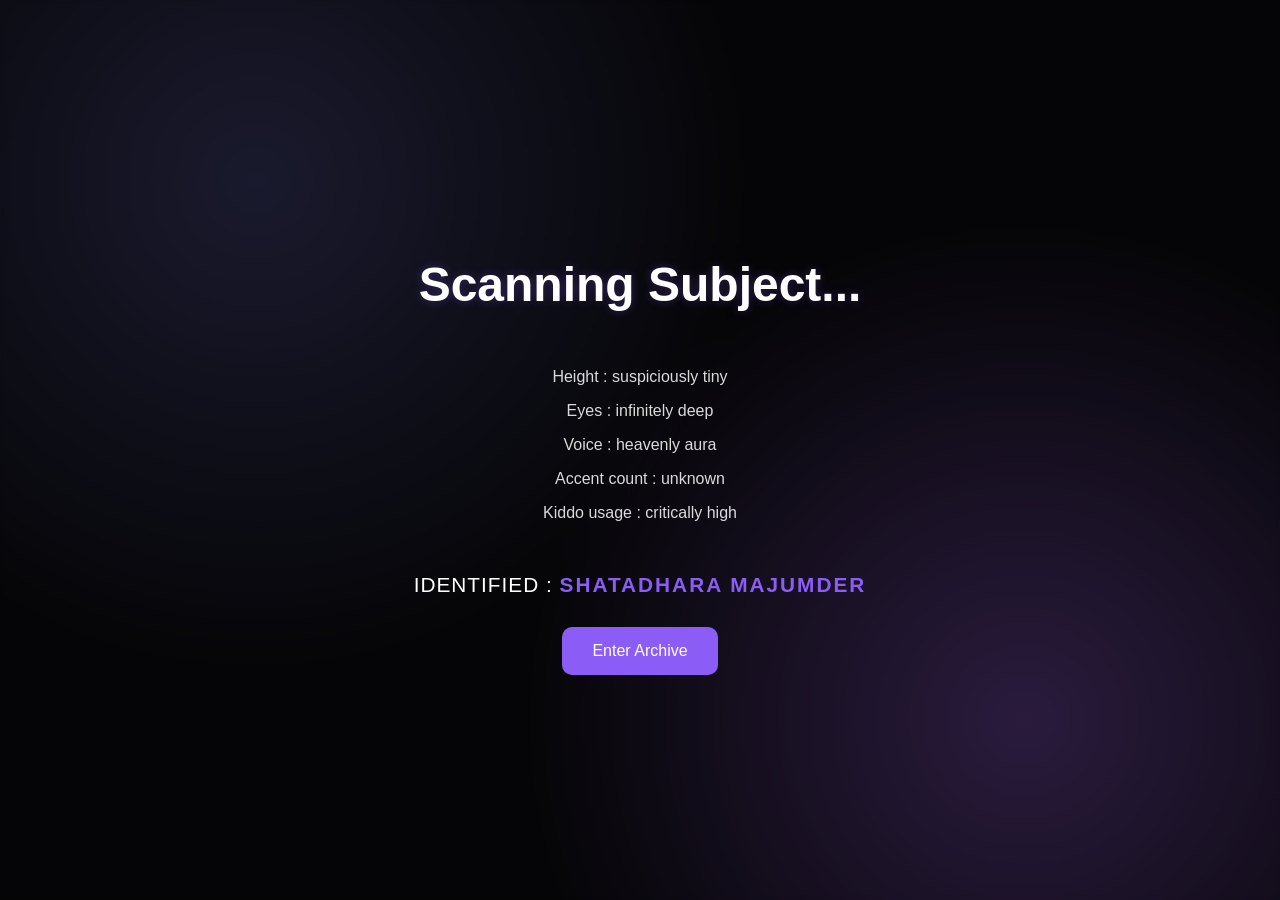
<file: index.html>
<!DOCTYPE html>
<html lang="en">
<head>
    <meta charset="UTF-8">
    <meta name="viewport" content="width=device-width, initial-scale=1.0">
    <title>For The Tiny Menace</title>

    <link rel="stylesheet" href="style.css">
</head>
<body>

<div class="bg"></div>
<div class="stars"></div>
<div id="transition" class="transition-overlay"></div>
    <div class="hero">

     <div class="scanline"></div>

      <h1 class="glitch-text">Scanning Subject...</h1>

       <div class="stats">

        <p class="line">Height : suspiciously tiny</p>
        <p class="line">Eyes : infinitely deep</p>
        <p class="line">Voice : heavenly aura</p>
        <p class="line">Accent count : unknown</p>
        <p class="line">Kiddo usage : critically high</p>

       </div>

      <div class="result">
        IDENTIFIED : <span class="name">Shatadhara Majumder</span>
      </div>

    <button onclick="goToPage('archive.html')" class="enter-btn">
    Enter Archive
    </button>

    </div>  
    <script src="script.js"></script>

</body>
</html>
</file>
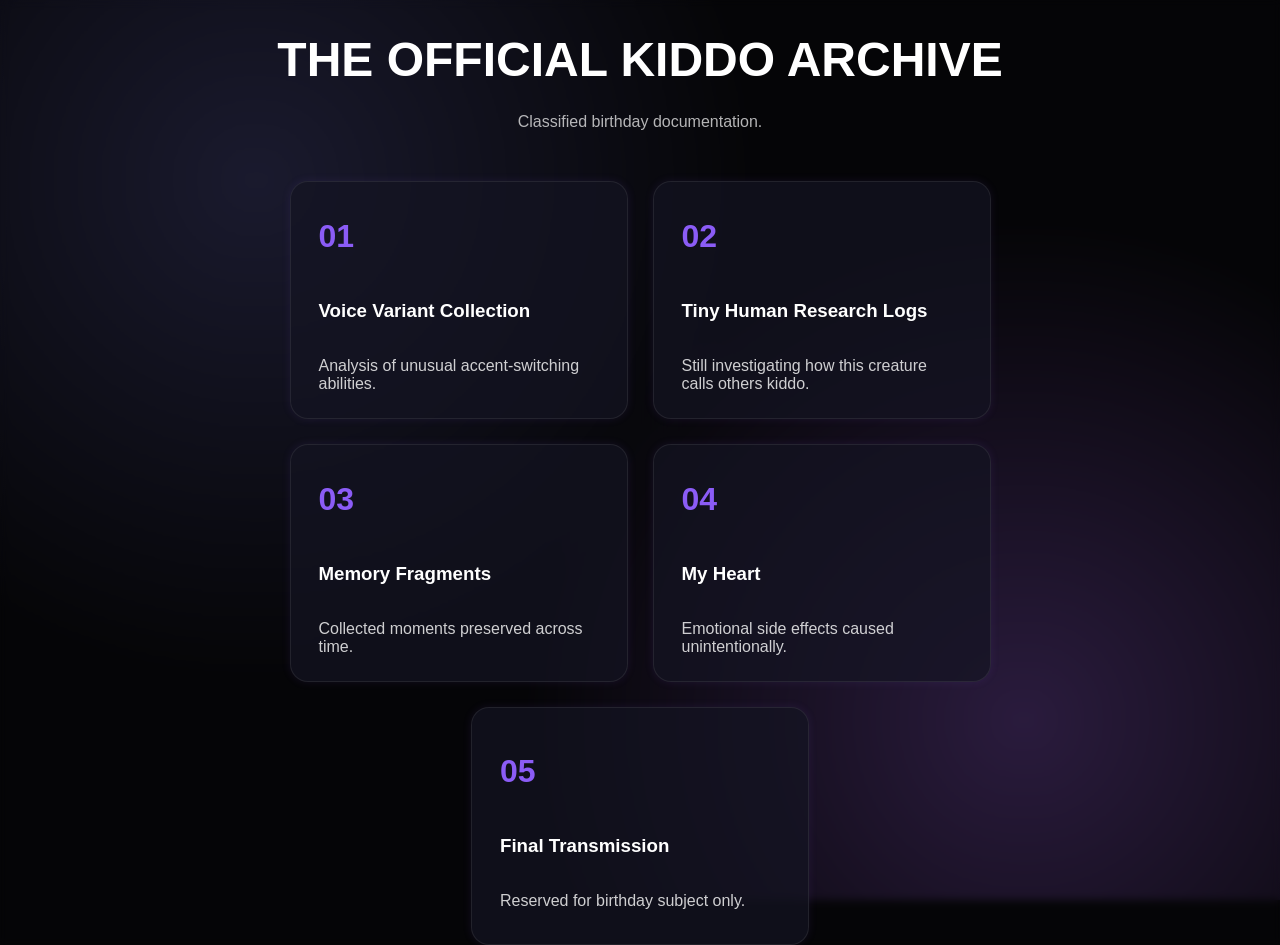
<file: archive.html>
<!DOCTYPE html>
<html lang="en">
<head>
    <meta charset="UTF-8">
    <meta name="viewport" content="width=device-width, initial-scale=1.0">

    <title>Archive</title>

    <link rel="stylesheet" href="style.css">
</head>
<body>

<div class="bg"></div>
<div class="stars"></div>
<div id="transition" class="transition-overlay"></div>
    <div class="archive-container">

        <h1 class="archive-title">
            THE OFFICIAL KIDDO ARCHIVE
        </h1>

        <p class="archive-subtitle">
            Classified birthday documentation.
        </p>

        <div class="card-container">

            <div class="card" onclick="goToPage('voices.html')">
                <h2>01</h2>
                <h3>Voice Variant Collection</h3>
                <p>
                    Analysis of unusual accent-switching abilities.
                </p>
            </div>

            <div class="card" onclick="goToPage('research.html')">
                <h2>02</h2>
                <h3>Tiny Human Research Logs</h3>
                <p>
                    Still investigating how this creature calls others kiddo.
                </p>
            </div>

            <div class="card" onclick="goToPage('memories.html')">
                 <h2>03</h2>
                 <h3>Memory Fragments</h3>
                 <p>
                    Collected moments preserved across time.
                 </p>
                </div>

            <div class="card" onclick="goToPage('heart.html')">
                <h2>04</h2>
                <h3>My Heart</h3>
                <p>
                    Emotional side effects caused unintentionally.
                </p>
            </div>

            <div class="card" onclick="goToPage('final.html')">
                <h2>05</h2>
                <h3>Final Transmission</h3>
                <p>
                    Reserved for birthday subject only.
                </p>
            </div>
             <script src="script.js"></script>
        </div>
        <script src="script.js"></script>
    </div>

</body>
</html>
</file>
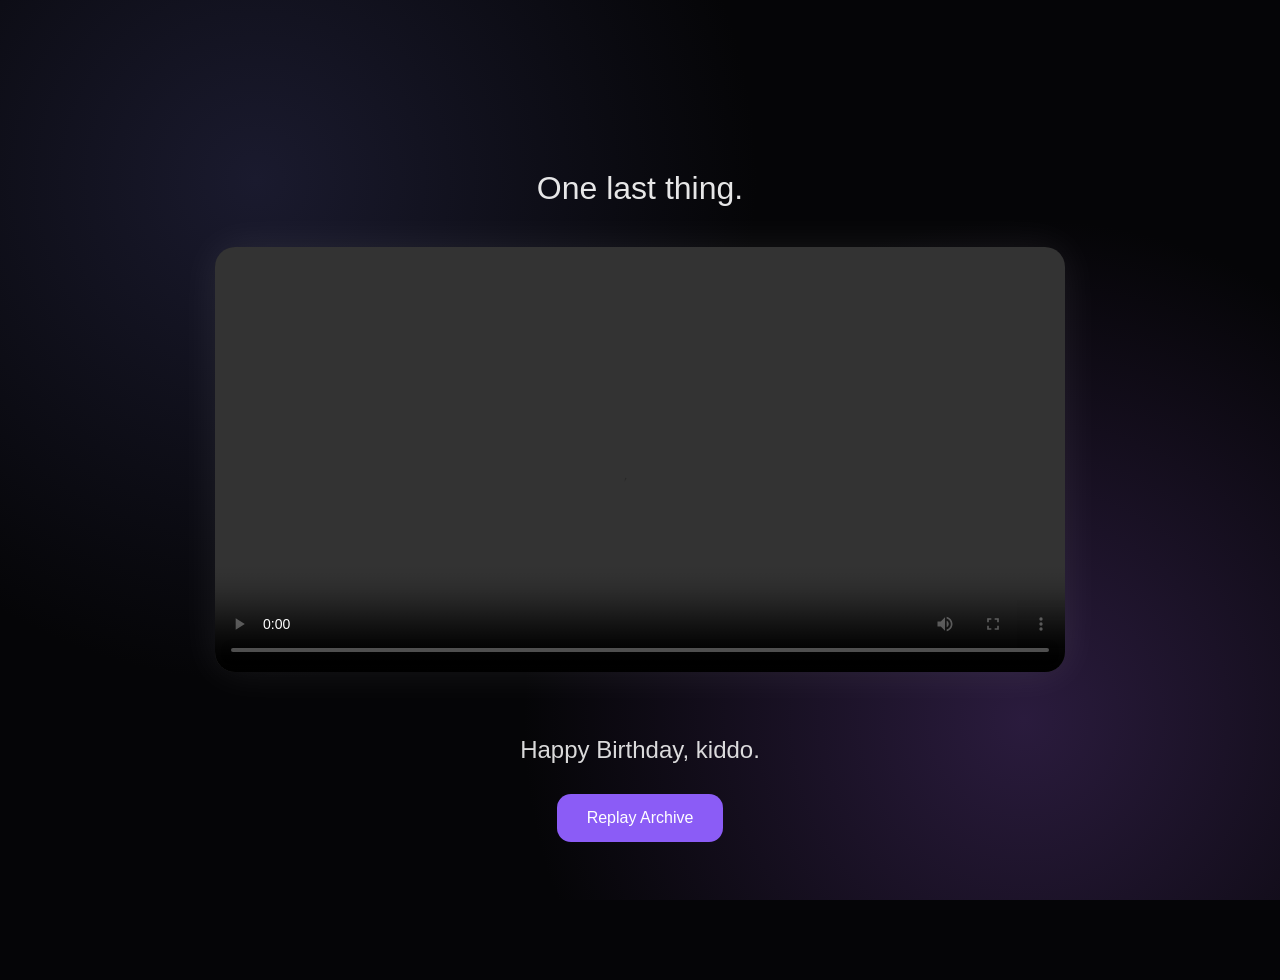
<file: final.html>
<!DOCTYPE html>
<html lang="en">
<head>
    <meta charset="UTF-8">

    <meta name="viewport"
    content="width=device-width, initial-scale=1.0">

    <title>Final Transmission</title>

    <link rel="stylesheet" href="style.css">
</head>
<body>

<div class="bg"></div>
<div class="stars"></div>
<div id="transition" class="transition-overlay"></div>
    <div class="final-container">

        <p class="final-intro">
            One last thing.
        </p>



        <video class="birthday-video"
        controls>

            <source
            src="videos/birthday-song.mp4"
            type="video/mp4">

        </video>



        <p class="final-message">
            Happy Birthday, kiddo.
        </p>



        <a href="#" onclick="goToPage('archive.html')" class="replay-button">
            Replay Archive

        </a>

    </div>

</body>
</html>
</file>
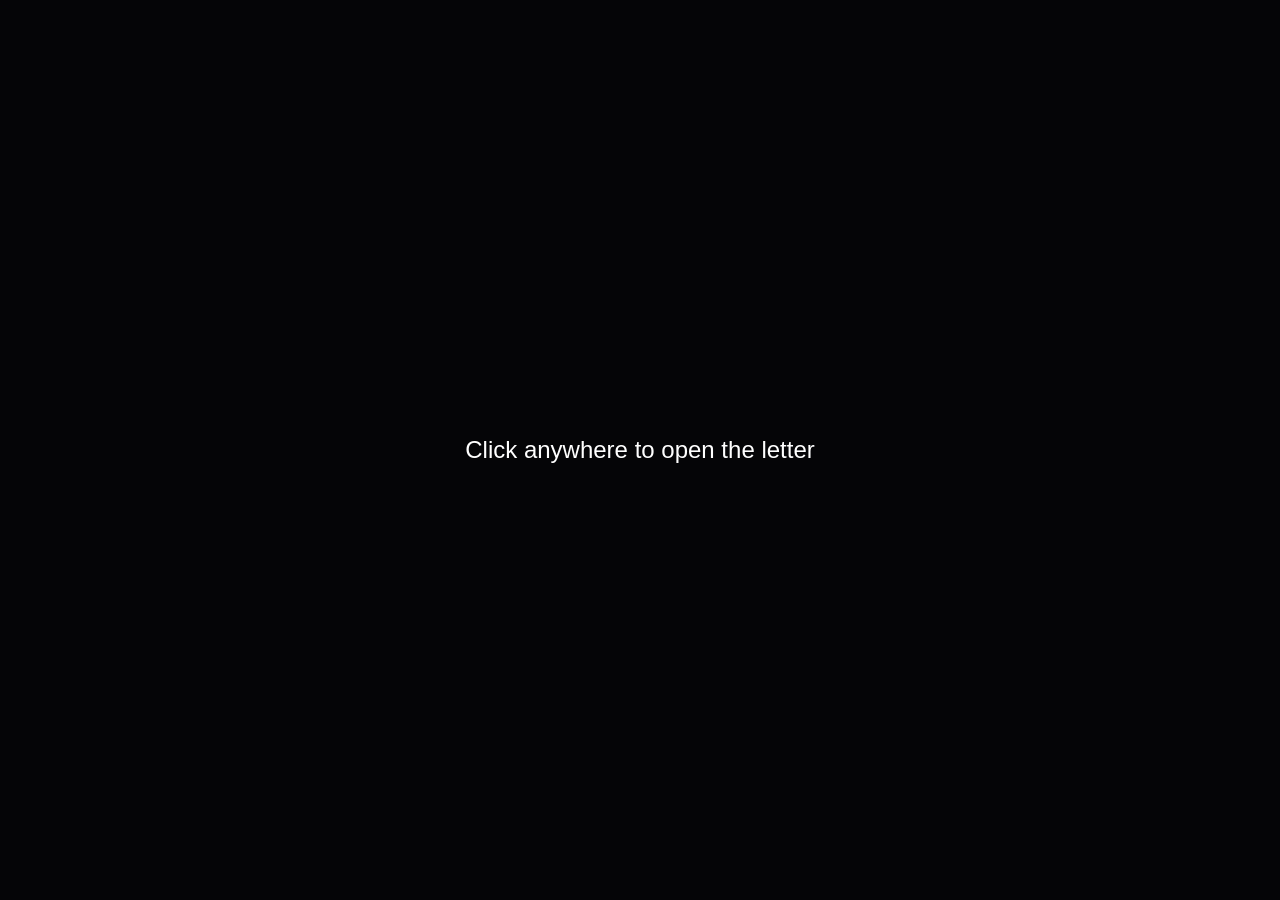
<file: heart.html>
<!DOCTYPE html>
<html lang="en">
<head>
    <meta charset="UTF-8">
    <meta name="viewport"
    content="width=device-width, initial-scale=1.0">

    <title>The Little Things</title>

    <link rel="stylesheet" href="style.css">
</head>
<audio id="bg-music" loop autoplay>
    <source src="audio/bgm2.mp3" type="audio/mp3">
</audio>
<body>

    <div class="bg"></div>
    <div class="stars"></div>
    <div id="transition" class="transition-overlay"></div>
    <div id="start-screen" class="start-screen">
       Click anywhere to open the letter
    </div>

    <div id="letter-container" class="letter-container" style="display:none;">
    <div id="letter" class="letter-text"></div>
    </div>

    <audio id="bg-music" loop>
        <source src="audio/bgm2.mp3" type="audio/mp3">
    </audio>
        <script src="script.js"></script>

</body>
</html>
</file>
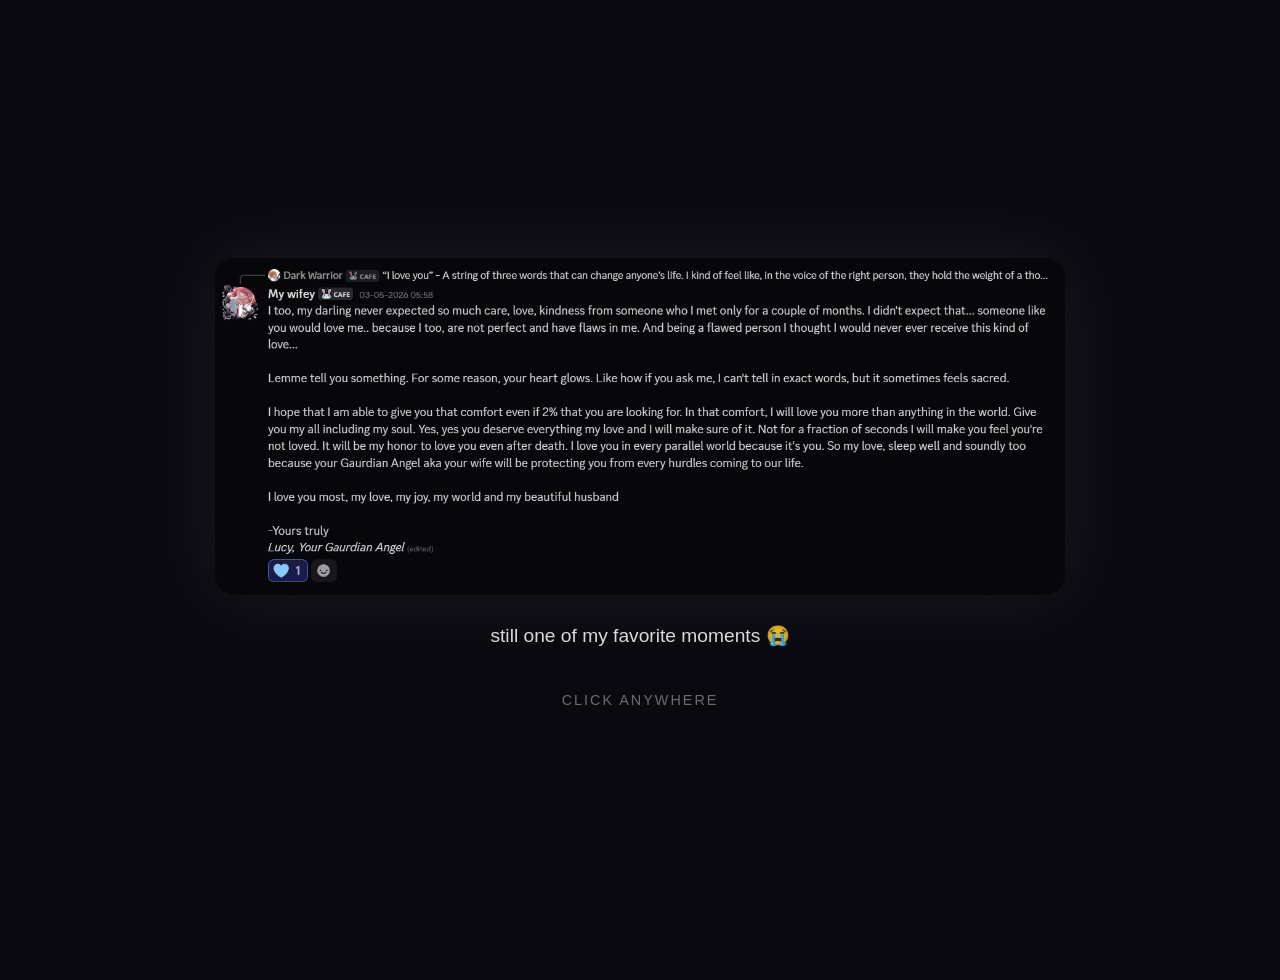
<file: memories.html>
<!DOCTYPE html>
<html lang="en">
<head>

    <meta charset="UTF-8">

    <meta name="viewport"
    content="width=device-width, initial-scale=1.0">

    <title>Memory Fragments</title>

    <link rel="stylesheet" href="style.css">

</head>

<body>

    <div class="bg"></div>

    <div class="stars"></div>

    <div id="transition"
    class="transition-overlay"></div>



    <div class="memory-container"
    id="memory-page">

        <div class="memory-box">

            <img
            id="memory-image"
            src="images/memory1.png"
            class="memory-photo">



            <p id="memory-caption"
            class="memory-caption">

                still one of my favorite moments 😭

            </p>

        </div>



        <p class="memory-hint">
            click anywhere
        </p>

    </div>



    <script src="script.js"></script>

</body>
</html>
</file>
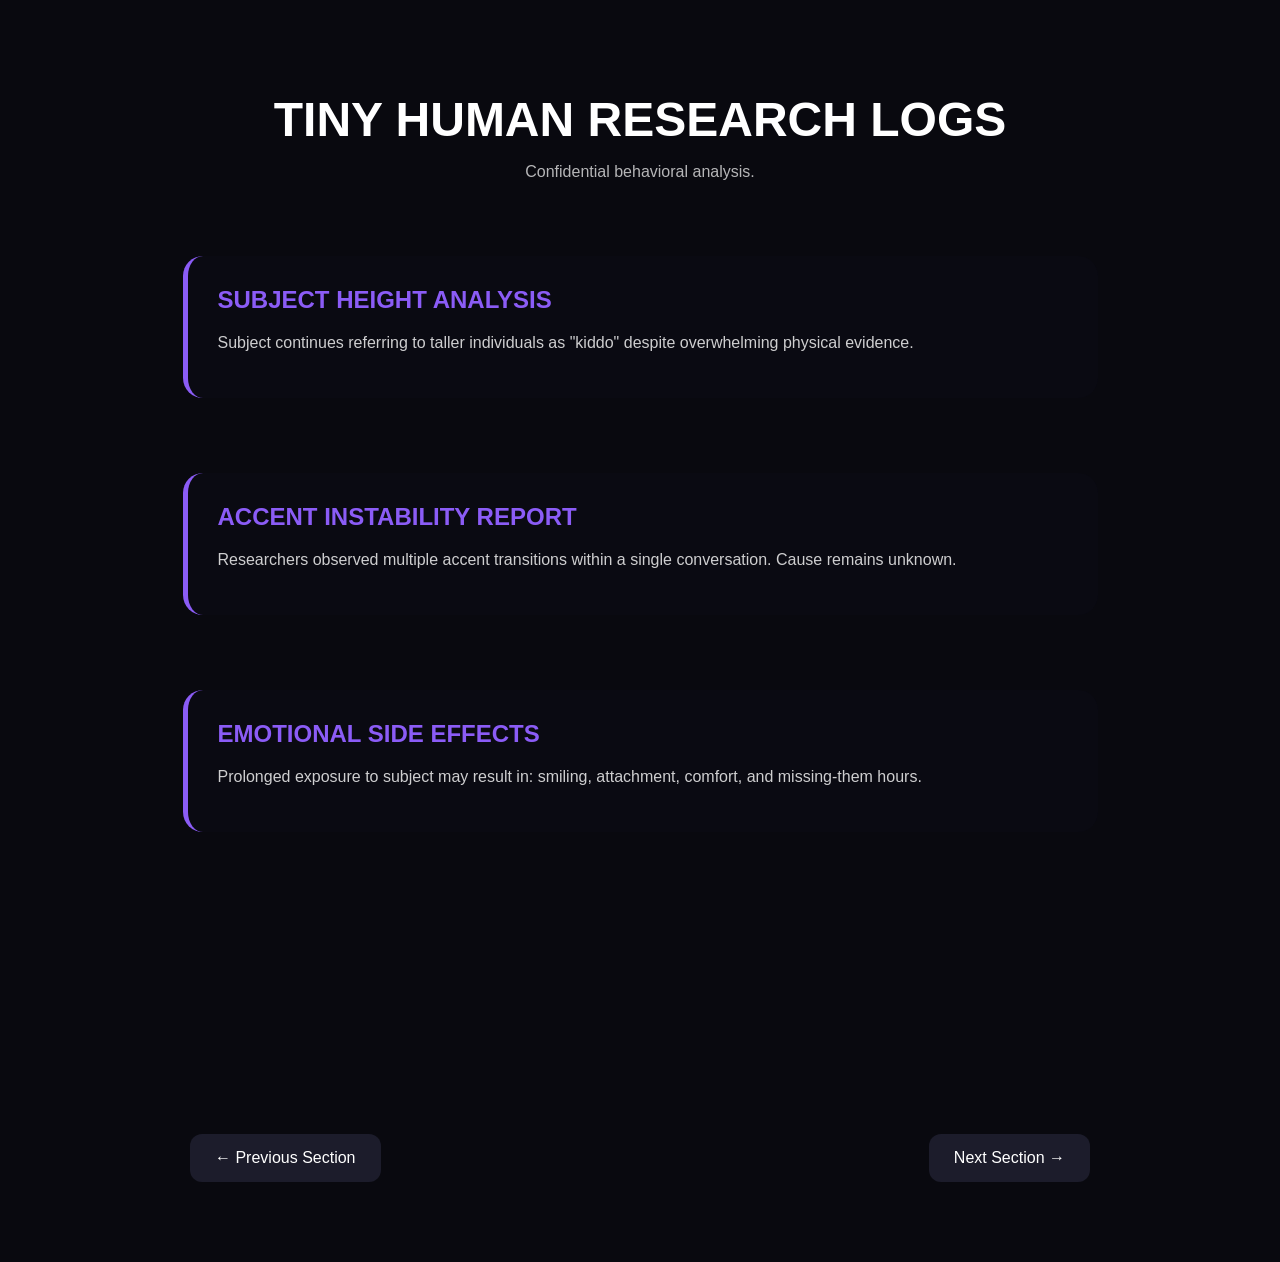
<file: research.html>
<!DOCTYPE html>
<html lang="en">
<head>
    <meta charset="UTF-8">
    <meta name="viewport" content="width=device-width, initial-scale=1.0">

    <title>Tiny Human Research Logs</title>

    <link rel="stylesheet" href="style.css">
</head>
<body>

    <!-- BACKGROUND LAYERS (if you're using global system) -->
    <div class="bg"></div>
    <div class="stars"></div>

    <div class="research-container">

        <h1 class="research-title">
            TINY HUMAN RESEARCH LOGS
        </h1>

        <p class="research-subtitle">
            Confidential behavioral analysis.
        </p>

        <!-- LOGS WRAPPER -->
        <div class="logs">

            <!-- LOG 1 -->
            <div class="research-card">
                <h2>SUBJECT HEIGHT ANALYSIS</h2>
                <p>
                    Subject continues referring to taller individuals
                    as "kiddo" despite overwhelming physical evidence.
                </p>
            </div>

            <!-- LOG 2 -->
            <div class="research-card">
                <h2>ACCENT INSTABILITY REPORT</h2>
                <p>
                    Researchers observed multiple accent transitions
                    within a single conversation.
                    Cause remains unknown.
                </p>
            </div>

            <!-- LOG 3 -->
            <div class="research-card">
                <h2>EMOTIONAL SIDE EFFECTS</h2>
                <p>
                    Prolonged exposure to subject may result in:
                    smiling, attachment,
                    comfort, and missing-them hours.
                </p>
            </div>

            <!-- LOG 4 -->
            <div class="research-card">
                <h2>TEASING CAPABILITIES</h2>
                <p>
                    Subject demonstrates advanced teasing abilities
                    while maintaining complete innocence.
                </p>
            </div>

        </div>

        <!-- NAVIGATION -->
        <div class="page-navigation">

            <a href="#" onclick="goToPage('voices.html')" class="nav-button">
                ← Previous Section
            </a>

            <a href="#" onclick="goToPage('transition.html')" class="nav-button">
                Next Section →
            </a>

        </div>

    </div>

    <script src="script.js"></script>

</body>
</html>
</file>
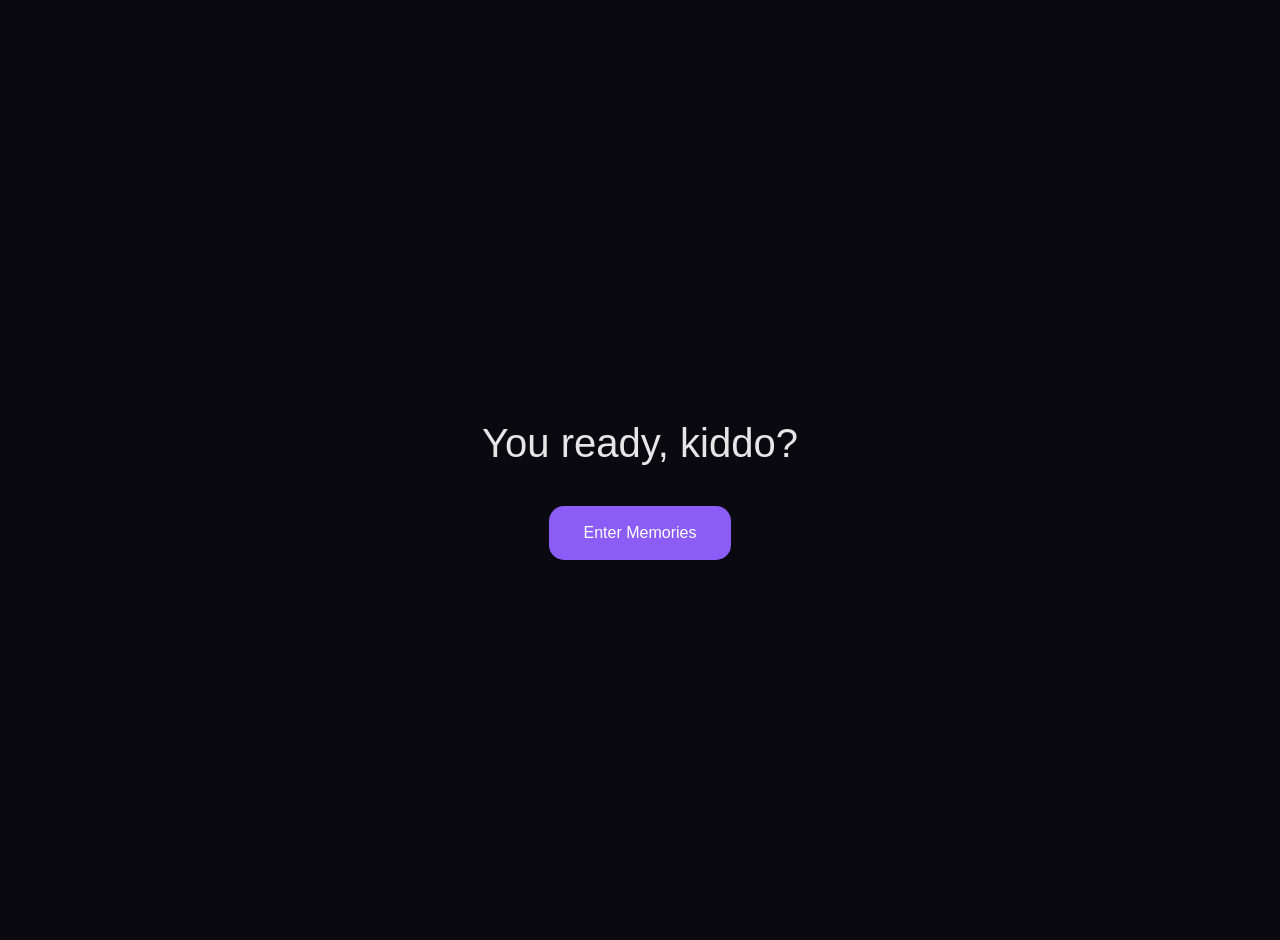
<file: transition.html>
<!DOCTYPE html>
<html lang="en">
<head>
    <meta charset="UTF-8">
    <meta name="viewport" content="width=device-width, initial-scale=1.0">

    <title>Transition</title>

    <link rel="stylesheet" href="style.css">
</head>
<body>

<div class="bg"></div>
<div class="stars"></div>
<div id="transition" class="transition-overlay"></div>
    <div class="transition-container">

    <p class="transition-text">
        You ready, kiddo?
    </p>

    <a href="#" onclick="goToPage('memories.html')" class="transition-button">
        Enter Memories
    </a>

</div>
<script src="script.js"></script>
</body>
</html>
</file>
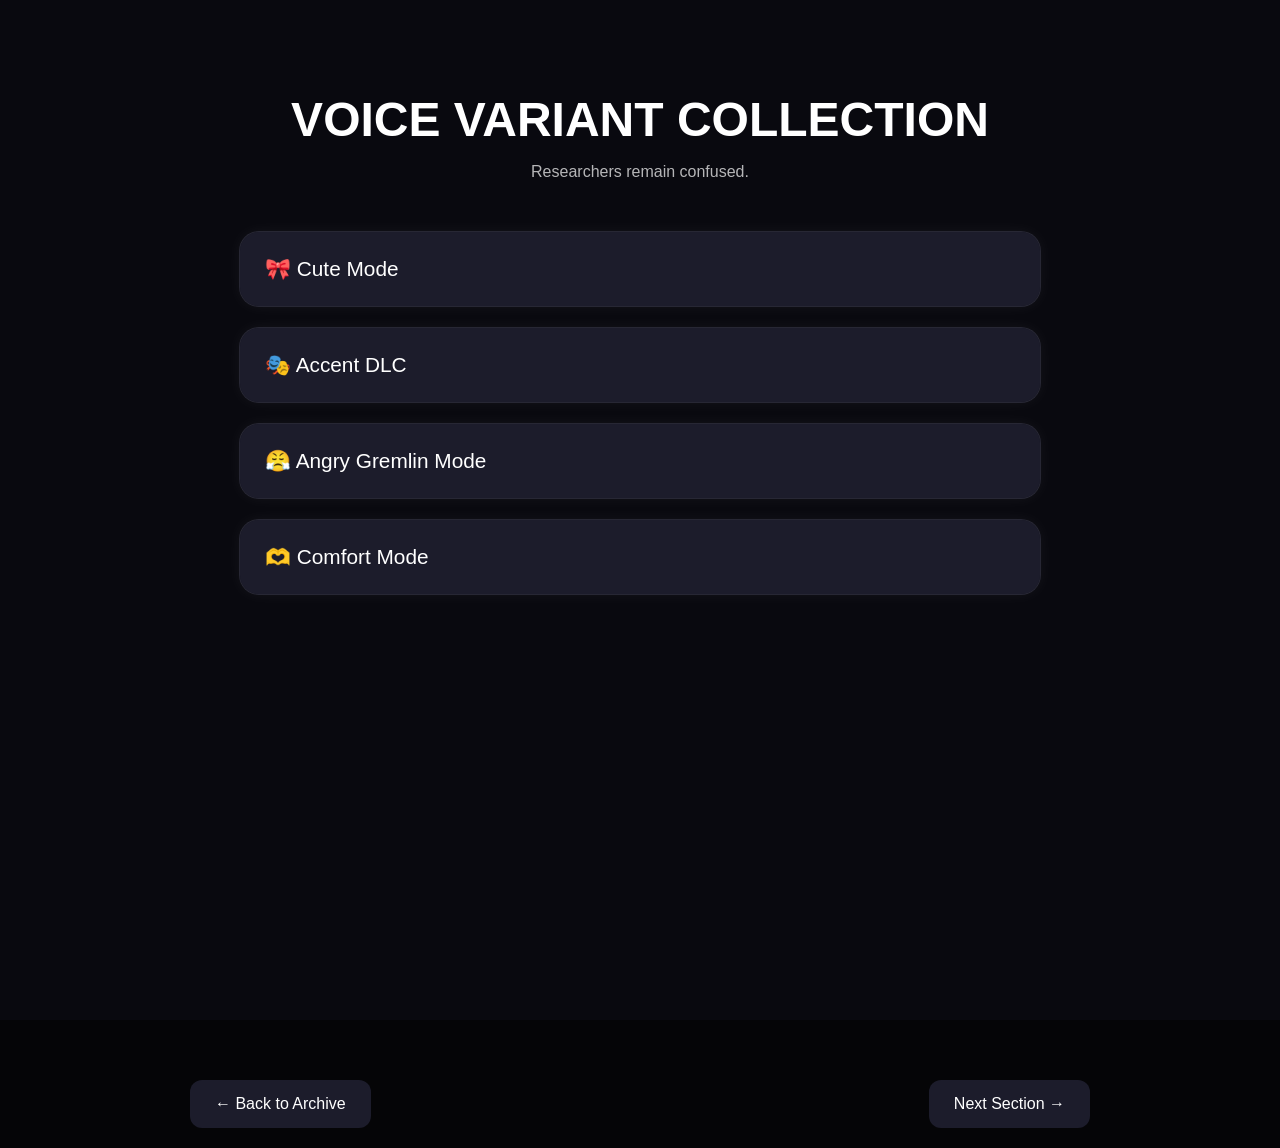
<file: voices.html>
<!DOCTYPE html>
<html lang="en">
<head>
    <meta charset="UTF-8">
    <meta name="viewport" content="width=device-width, initial-scale=1.0">

    <title>Voice Variant Collection</title>

    <link rel="stylesheet" href="style.css">
</head>
<body>

<div class="bg"></div>
<div class="stars"></div>
<div id="transition" class="transition-overlay"></div>
    <div class="voices-container">

        <h1 class="voices-title">
            VOICE VARIANT COLLECTION
        </h1>

        <p class="voices-subtitle">
            Researchers remain confused.
        </p>

        <!-- CARD 1 -->

        <div class="voice-card">

            <div class="voice-header">
                🎀 Cute Mode
            </div>

            <div class="voice-content">
                Usually appears after causing emotional damage
                and pretending to be innocent.
            </div>

        </div>

        <!-- CARD 2 -->

        <div class="voice-card">

            <div class="voice-header">
                🎭 Accent DLC
            </div>

            <div class="voice-content">
                Can switch accents mid-conversation
                with terrifying confidence.
            </div>

        </div>

        <!-- CARD 3 -->

        <div class="voice-card">

            <div class="voice-header">
                😤 Angry Gremlin Mode
            </div>

            <div class="voice-content">
                Increased volume detected.
                Height remains unchanged.
            </div>

        </div>

        <!-- CARD 4 -->

        <div class="voice-card">

            <div class="voice-header">
                🫶 Comfort Mode
            </div>

            <div class="voice-content">
                Side effects include:
                feeling safe,
                smiling unintentionally,
                and emotional attachment.
            </div>

        </div>

    </div>
    <div class="page-navigation">

    <a href="#" onclick="goToPage('archive.html')" class="nav-button">
        ← Back to Archive
    </a>

    <a href="#" onclick="goToPage('research.html')" class="nav-button">
        Next Section →
    </a>

</div>
    <script src="script.js"></script>

</body>
</html>
</file>
<file: style.css>
body{
    margin:0;
    background:#09090f;
    color:white;
    font-family:Arial;
}

body {
    margin: 0;
    overflow-x: hidden;
    background: #050507;
    color: white;
    font-family: Arial;
}

/* MAIN BACKGROUND */
.bg {
    position: fixed;
    inset: 0;
    background: radial-gradient(circle at 20% 20%, #1a1a2e, transparent 40%),
                radial-gradient(circle at 80% 80%, #2a1b3d, transparent 40%),
                #050507;

    z-index: -2;
}

/* STAR LAYER */
.stars {
    position: fixed;
    inset: 0;
    overflow: hidden;
    z-index: -1;
}

/* SHOOTING STAR */
.star {
    position: absolute;
    width: 2px;
    height: 2px;
    background: white;
    opacity: 0.8;
    border-radius: 50%;
    animation: shoot 2s linear forwards;
}

@keyframes shoot {
    0% {
        transform: translate(0, 0);
        opacity: 1;
    }
    100% {
        transform: translate(200px, 200px);
        opacity: 0;
    }
}

.hero{
    height:100vh;

    display:flex;
    flex-direction:column;
    backdrop-filter: blur(2px);

    justify-content:center;
    align-items:center;

    text-align:center;
}

.glitch-text {
    text-shadow: 0 0 10px rgba(139,92,246,0.3);
}

h1{
    font-size:3rem;
    margin-bottom:20px;
}

p{
    opacity:0.8;
}

button{
    margin-top:30px;

    padding:15px 30px;

    border:none;
    border-radius:10px;

    background:#8b5cf6;
    color:white;

    cursor:pointer;

    font-size:1rem;
}
.archive-container {
    display: flex;
    flex-direction: column;
    align-items: center;
    backdrop-filter: blur(4px);
}

.archive-title{
    text-align:center;

    font-size:3rem;

    margin-bottom:10px;
}

.archive-subtitle{
    text-align:center;

    opacity:0.7;

    margin-bottom:50px;
}

.card-container {
    display: flex;
    flex-wrap: wrap;

    justify-content: center;
    gap: 25px;

    max-width: 1000px;
    margin: 0 auto;
}

.card {
    width: 280px;
    height: 180px;
    padding: 28px;

    border-radius: 18px;
    text-decoration: none;
    color: white;


    background: rgba(20, 20, 35, 0.7);
    box-shadow: 0 0 10px rgba(139,92,246,0.1);

    border: 1px solid rgba(255,255,255,0.08);

    transition: all 0.25s ease;

    position: relative;
    overflow: hidden;
    display: flex;
    flex-direction: column;
    justify-content: center;

    flex: 0 0 280px;
}
/* hover = "file activation" feel */
.card:hover {
    transform: translateY(-6px) scale(1.03);
    border-color: rgba(139,92,246,0.4);
    box-shadow: 0 0 25px rgba(139,92,246,0.15);
}

/* subtle glow sweep effect */
.card::before {
    content: "";
    position: absolute;
    top: 0;
    left: -100%;
    width: 100%;
    height: 100%;

    background: linear-gradient(
        90deg,
        transparent,
        rgba(139,92,246,0.1),
        transparent
    );

    transition: 0.5s;
}

.card:hover::before {
    left: 100%;
}

.card h2{
    color:#8b5cf6;

    font-size:2rem;
}
.voices-container{
    min-height:100vh;

    background:#09090f;

    color:white;

    padding:60px 20px;
}

.voices-title{
    text-align:center;

    font-size:3rem;

    margin-bottom:10px;
}

.voices-subtitle{
    text-align:center;

    opacity:0.7;

    margin-bottom:50px;
}

.voice-card{
    max-width:800px;

    margin:20px auto;

    background: rgba(25, 25, 40, 0.8);
    box-shadow: 0 0 15px rgba(255,255,255,0.05);

    border-radius:20px;

    overflow:hidden;

    border:1px solid rgba(255,255,255,0.08);

    transition:0.4s ease;

    transform-origin:top;
}

.voice-header{
    padding:25px;

    cursor:pointer;

    font-size:1.3rem;

    background:#1c1c2b;

    transition:0.3s;
}

.voice-header:hover{
    background:#292940;
}

.voice-content{
    max-height:0;

    overflow:hidden;

    padding:0 25px;

    opacity:0;

    transition:all 0.5s ease;
}

.voice-card.active{
    transform:scale(1.02);

    background:#1a1a2b;

    box-shadow:0 0 30px rgba(139,92,246,0.2);
}

.voice-card.active .voice-content{
    max-height:300px;

    padding:25px;

    opacity:1;
}
.page-navigation{
    display:flex;

    justify-content:space-between;

    align-items:center;

    max-width:900px;

    margin:60px auto 20px auto;

    padding:0 20px;
}

.nav-button{
    text-decoration:none;

    color:white;

    background:#1c1c2b;

    padding:15px 25px;

    border-radius:12px;

    transition:0.3s;
}

.nav-button:hover{
    background:#2a2a40;

    transform:translateY(-3px);
}
.research-container{
    min-height:100vh;

    background:#09090f;

    color:white;

    padding:60px 20px;
}

.research-title{
    text-align:center;

    font-size:3rem;

    margin-bottom:10px;
}

.research-subtitle{
    text-align:center;

    opacity:0.7;

    margin-bottom:50px;
}

.research-card{
    max-width:850px;

    margin:25px auto;

    background: rgba(10, 10, 20, 0.7);
    border-left: 3px solid rgba(139,92,246,0.6);

    padding:30px;

    border-radius:20px;

    border-left:5px solid #8b5cf6;

    transition:0.3s;
}

.research-card:hover{
    transform:translateY(-5px);

    background:#1d1d2e;
}

.research-card h2{
    margin-top:0;

    color:#8b5cf6;
}
.memory-container{
    min-height:100vh;

    background:#09090f;

    display:flex;

    flex-direction:column;

    justify-content:center;

    align-items:center;

    padding:40px 20px;

    color:white;
}

.memory-box{
    max-width:850px;

    width:100%;

    text-align:center;
}

.memory-photo{
    width:100%;

    max-height:75vh;

    object-fit:contain;

    box-shadow: 0 0 80px rgba(255,255,255,0.08);
    border-radius: 20px;
}

.memory-caption{
    margin-top:25px;

    font-size:1.2rem;

    opacity:0.85;
}
.transition-container{
    height:100vh;

    background:#09090f;

    display:flex;

    flex-direction:column;

    justify-content:center;

    align-items:center;

    color:white;

    text-align:center;

    padding:20px;
}

.transition-text{
    font-size:2.5rem;

    margin-bottom:40px;

    opacity:0.9;
}

.transition-button{
    text-decoration:none;

    color:white;

    background:#8b5cf6;

    padding:18px 35px;

    border-radius:15px;

    transition:0.3s;
}

.transition-button:hover{
    transform:translateY(-5px);

    background:#9f67ff;
}
.memory-hint{
    margin-top:25px;

    opacity:0.4;

    font-size:0.9rem;

    letter-spacing:2px;

    text-transform:uppercase;
}
.letter-container {
    height: 100vh;
    display: flex;
    justify-content: center;
    align-items: center;
    background: transparent;
    color: white;
    padding: 40px;
}

.letter-text {
    max-width: 800px;
    font-size: 1.4rem;
    line-height: 2.4rem;
    white-space: pre-wrap;
    text-align: left;
    opacity: 0.95;
}

.cursor {
    display: inline-block;
    font-size: 1.4rem;
    animation: blink 0.8s infinite;
    margin-left: 5px;
}

@keyframes blink {
    50% { opacity: 0; }
}
.final-container{
    min-height:100vh;

    background:transparent;

    display:flex;

    flex-direction:column;

    justify-content:center;

    align-items:center;

    text-align:center;

    padding:40px;

    color:white;
}

.final-intro{
    font-size:2rem;

    margin-bottom:40px;

    opacity:0.9;
}

.birthday-video{
    width:90%;

    max-width:850px;

    border-radius:20px;

    box-shadow:
    0px 0px 40px rgba(255,255,255,0.08);

    margin-bottom:40px;
}

.final-message{
    font-size:1.5rem;

    margin-bottom:30px;

    opacity:0.85;
}

.replay-button{
    text-decoration:none;

    color:white;

    background:#8b5cf6;

    padding:15px 30px;

    border-radius:14px;

    transition:0.3s;
}

.replay-button:hover{
    transform:translateY(-4px);

    background:#9d6bff;
}
.start-screen {
    height: 100vh;
    display: flex;
    justify-content: center;
    align-items: center;
    background: #050507;
    color: white;
    font-size: 1.5rem;
    text-align: center;
    cursor: pointer;
}

.start-screen h1 {
    opacity: 0.8;
    animation: pulse 1.8s infinite;
}

@keyframes pulse {
    0% { opacity: 0.4; }
    50% { opacity: 1; }
    100% { opacity: 0.4; }
}

.letter-container {
    height: 100vh;
    display: flex;
    justify-content: center;
    align-items: center;
    padding: 40px;
    background: #050507;
    color: white;
}

.letter-text {
    max-width: 800px;
    font-size: 1.4rem;
    line-height: 2.4rem;
    white-space: pre-wrap;
}
.stats {
    margin-top: 20px;
}

.line {
    opacity: 0;
    transform: translateY(8px);
    animation: revealLine 0.4s ease forwards;
}

.line:nth-child(1) { animation-delay: 0.2s; }
.line:nth-child(2) { animation-delay: 0.35s; }
.line:nth-child(3) { animation-delay: 0.5s; }
.line:nth-child(4) { animation-delay: 0.65s; }
.line:nth-child(5) { animation-delay: 0.8s; }

@keyframes revealLine {
    to {
        opacity: 0.85;
        transform: translateY(0);
    }
}

/* FINAL IDENTIFICATION LINE */
.result {
    margin-top: 35px;
    font-size: 1.3rem;
    opacity: 0;
    animation: fadeInResult 0.6s ease forwards;
    animation-delay: 1.1s;
    letter-spacing: 1px;
}

@keyframes fadeInResult {
    to {
        opacity: 1;
    }
}

.name {
    color: #8b5cf6;
    font-weight: bold;
    text-transform: uppercase;
    letter-spacing: 2px;
}
.transition-overlay {
    position: fixed;
    inset: 0;
    background: #050507;
    opacity: 0;
    pointer-events: none;
    z-index: 9999;

    transition: opacity 0.6s ease, transform 0.6s ease;
    transform: scale(1.05);
}

/* ACTIVE STATE */
.transition-overlay.active {
    opacity: 1;
    transform: scale(1);
}
.logs {
    display: flex;
    flex-direction: column;
    gap: 25px;

    align-items: center;
    width: 100%;
}

/* INITIAL STATE: hidden */
.research-card {
    width: 100%;
    max-width: 850px;

    opacity: 0;

    transform: translateY(20px); /* safer than X shift */

    transition: all 0.6s ease;
}
.research-card.show {
    opacity: 1;
    transform: translateY(0);
}
.memory-photo{

    transition:
    opacity 0.6s ease;

}



.memory-caption{

    transition:
    opacity 0.6s ease;

}
</file>
